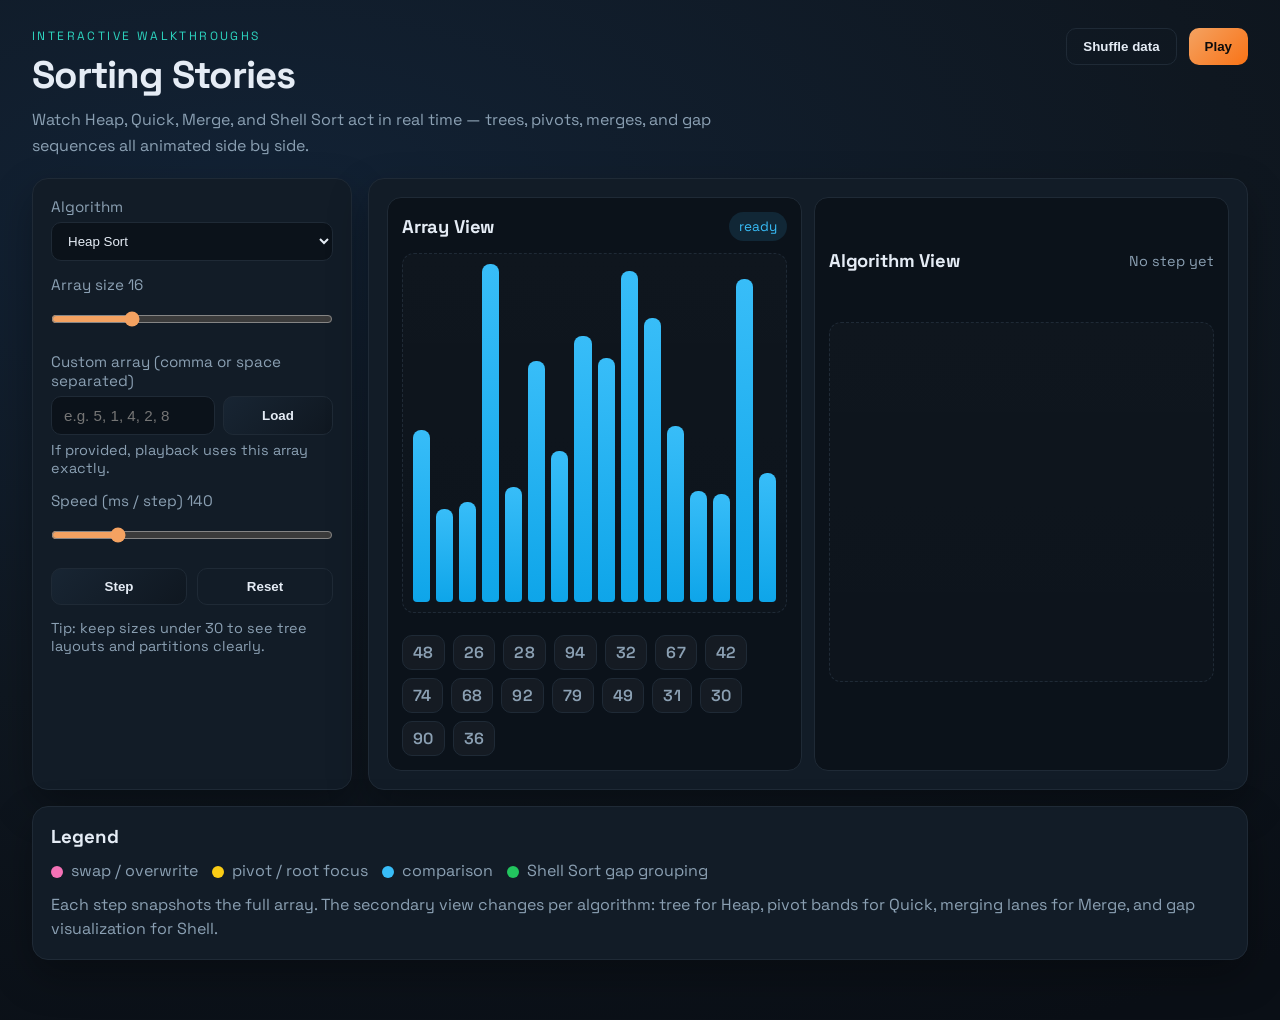
<file: index.html>
<!DOCTYPE html>
<html lang="en">
<head>
  <meta charset="UTF-8" />
  <meta name="viewport" content="width=device-width, initial-scale=1.0" />
  <title>Sorting Stories</title>
  <link rel="preconnect" href="https://fonts.googleapis.com" />
  <link rel="preconnect" href="https://fonts.gstatic.com" crossorigin />
  <link href="https://fonts.googleapis.com/css2?family=Space+Grotesk:wght@400;500;600;700&display=swap" rel="stylesheet" />
  <link rel="stylesheet" href="style.css" />
</head>
<body>
  <header class="hero">
    <div>
      <p class="eyebrow">Interactive walkthroughs</p>
      <h1>Sorting Stories</h1>
      <p class="lede">Watch Heap, Quick, Merge, and Shell Sort act in real time — trees, pivots, merges, and gap sequences all animated side by side.</p>
    </div>
    <div class="actions">
      <button id="generate" class="btn ghost">Shuffle data</button>
      <button id="play" class="btn primary">Play</button>
    </div>
  </header>

  <main class="layout">
    <section class="panel controls">
      <div class="control">
        <label for="algorithm">Algorithm</label>
        <select id="algorithm">
          <option value="heap">Heap Sort</option>
          <option value="quick">Quick Sort</option>
          <option value="merge">Merge Sort</option>
          <option value="shell">Shell Sort</option>
        </select>
      </div>
      <div class="control">
        <label for="size">Array size <span id="size-value">16</span></label>
        <input type="range" id="size" min="8" max="40" value="16" />
      </div>
      <div class="control">
        <label for="custom-array">Custom array (comma or space separated)</label>
        <div class="custom-row">
          <input id="custom-array" type="text" placeholder="e.g. 5, 1, 4, 2, 8" />
          <button id="load-array" class="btn">Load</button>
        </div>
        <p class="hint">If provided, playback uses this array exactly.</p>
      </div>
      <div class="control">
        <label for="speed">Speed (ms / step) <span id="speed-value">140</span></label>
        <input type="range" id="speed" min="30" max="600" value="140" />
      </div>
      <div class="control inline">
        <button id="step" class="btn">Step</button>
        <button id="reset" class="btn ghost">Reset</button>
      </div>
      <p class="hint">Tip: keep sizes under 30 to see tree layouts and partitions clearly.</p>
    </section>

    <section class="panel visuals">
      <div class="visual">
        <div class="visual-header">
          <h2>Array View</h2>
          <span id="status" class="status">ready</span>
        </div>
        <div id="bars" class="bars"></div>
        <div id="array-values" class="array-values"></div>
      </div>
      <div class="visual">
        <div class="visual-header">
          <h2 id="secondary-title">Algorithm View</h2>
          <span id="detail" class="detail">No step yet</span>
        </div>
        <svg id="overlay" class="overlay" viewBox="0 0 1100 500" preserveAspectRatio="xMidYMid meet"></svg>
      </div>
    </section>

    <section class="panel legend">
      <h3>Legend</h3>
      <ul>
        <li><span class="dot swap"></span>swap / overwrite</li>
        <li><span class="dot pivot"></span>pivot / root focus</li>
        <li><span class="dot compare"></span>comparison</li>
        <li><span class="dot run"></span>Shell Sort gap grouping</li>
      </ul>
      <p class="note">Each step snapshots the full array. The secondary view changes per algorithm: tree for Heap, pivot bands for Quick, merging lanes for Merge, and gap visualization for Shell.</p>
    </section>
  </main>

  <script src="app.js"></script>
</body>
</html>
</file>
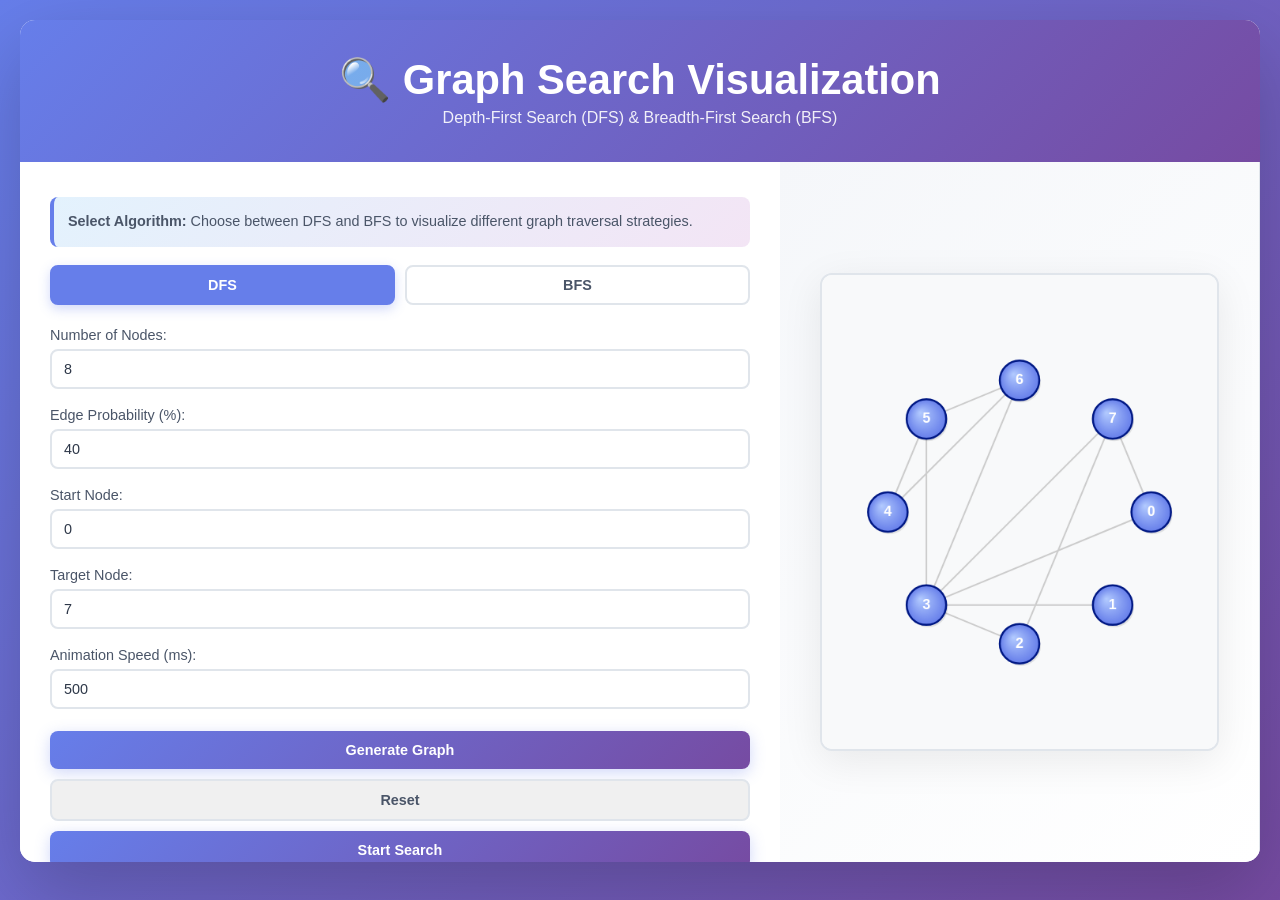
<file: Lab3/index.html>
<!DOCTYPE html>
<html lang="en">
<head>
    <meta charset="UTF-8">
    <meta name="viewport" content="width=device-width, initial-scale=1.0">
    <title>Lab 3 - Graph Search Visualization</title>
    <style>
        * {
            margin: 0;
            padding: 0;
            box-sizing: border-box;
        }

        body {
            font-family: 'Poppins', sans-serif;
            background: linear-gradient(135deg, #667eea 0%, #764ba2 100%);
            min-height: 100vh;
            padding: 20px;
        }

        .container {
            max-width: 1600px;
            margin: 0 auto;
            background: white;
            border-radius: 15px;
            box-shadow: 0 30px 80px rgba(0, 0, 0, 0.2);
            overflow: hidden;
        }

        header {
            background: linear-gradient(135deg, #667eea 0%, #764ba2 100%);
            color: white;
            padding: 35px;
            text-align: center;
        }

        header h1 {
            font-size: 2.6em;
            margin-bottom: 5px;
            font-weight: 700;
        }

        header p {
            font-size: 1em;
            opacity: 0.9;
        }

        .content {
            display: grid;
            grid-template-columns: 1fr 480px;
            gap: 0;
            padding: 0;
        }

        .visualization {
            background: linear-gradient(135deg, #f5f7fa 0%, #ffffff 100%);
            padding: 40px;
            display: flex;
            flex-direction: column;
            align-items: center;
            justify-content: center;
            min-height: 700px;
            border-right: 1px solid #e0e5eb;
        }

        canvas {
            max-width: 100%;
            border-radius: 12px;
            background: white;
            border: 2px solid #e0e5eb;
            box-shadow: 0 10px 40px rgba(0, 0, 0, 0.08);
        }

        .controls {
            background: #ffffff;
            padding: 35px 30px;
            overflow-y: auto;
            max-height: 700px;
        }

        .controls h2 {
            color: #2d3748;
            margin-bottom: 20px;
            font-size: 1.1em;
            font-weight: 600;
        }

        .control-group {
            margin-bottom: 18px;
        }

        .control-group label {
            display: block;
            margin-bottom: 6px;
            color: #4a5568;
            font-weight: 500;
            font-size: 0.9em;
        }

        .control-group input {
            width: 100%;
            padding: 10px 12px;
            border: 2px solid #e0e5eb;
            border-radius: 8px;
            font-size: 0.9em;
            transition: all 0.3s;
            color: #2d3748;
        }

        .control-group input:focus {
            outline: none;
            border-color: #667eea;
            box-shadow: 0 0 0 3px rgba(102, 126, 234, 0.1);
        }

        .algorithm-tabs {
            display: grid;
            grid-template-columns: 1fr 1fr;
            gap: 10px;
            margin-bottom: 22px;
        }

        .algorithm-tabs button {
            padding: 10px;
            border: 2px solid #e0e5eb;
            border-radius: 8px;
            background: white;
            color: #4a5568;
            cursor: pointer;
            transition: all 0.3s;
            font-weight: 600;
            font-size: 0.9em;
        }

        .algorithm-tabs button.active {
            background: #667eea;
            color: white;
            border-color: #667eea;
            box-shadow: 0 4px 12px rgba(102, 126, 234, 0.3);
        }

        .button-group {
            display: grid;
            grid-template-columns: 1fr;
            gap: 10px;
            margin-top: 22px;
        }

        button {
            padding: 11px;
            font-size: 0.9em;
            border: none;
            border-radius: 8px;
            cursor: pointer;
            transition: all 0.3s;
            font-weight: 600;
        }

        .btn-primary {
            background: linear-gradient(135deg, #667eea 0%, #764ba2 100%);
            color: white;
            box-shadow: 0 4px 15px rgba(102, 126, 234, 0.3);
        }

        .btn-primary:hover {
            transform: translateY(-2px);
            box-shadow: 0 8px 25px rgba(102, 126, 234, 0.4);
        }

        .btn-secondary {
            background: #f0f0f0;
            color: #4a5568;
            border: 2px solid #e0e5eb;
        }

        .btn-secondary:hover {
            background: #e8e8e8;
        }

        .metrics {
            display: grid;
            grid-template-columns: 1fr;
            gap: 12px;
            margin-top: 22px;
        }

        .metric-card {
            background: linear-gradient(135deg, #667eea 0%, #764ba2 100%);
            padding: 16px;
            border-radius: 10px;
            color: white;
        }

        .metric-card h3 {
            color: rgba(255,255,255,0.8);
            font-size: 0.75em;
            margin-bottom: 6px;
            text-transform: uppercase;
            font-weight: 600;
        }

        .metric-card p {
            color: white;
            font-size: 1.6em;
            font-weight: 700;
        }

        .info-box {
            background: linear-gradient(135deg, #e3f2fd 0%, #f3e5f5 100%);
            padding: 14px;
            border-radius: 8px;
            border-left: 4px solid #667eea;
            margin-bottom: 18px;
            color: #4a5568;
            font-size: 0.9em;
            line-height: 1.5;
        }

        @media (max-width: 1200px) {
            .content {
                grid-template-columns: 1fr;
            }

            .visualization {
                border-right: none;
                border-bottom: 1px solid #e0e5eb;
            }
        }
    </style>
</head>
<body>
    <div class="container">
        <header>
            <h1>🔍 Graph Search Visualization</h1>
            <p>Depth-First Search (DFS) & Breadth-First Search (BFS)</p>
        </header>

        <div class="content">
            <div class="controls">
                <div class="info-box">
                    <strong>Select Algorithm:</strong> Choose between DFS and BFS to visualize different graph traversal strategies.
                </div>

                <div class="algorithm-tabs">
                    <button class="active" onclick="setAlgorithm('dfs')">DFS</button>
                    <button onclick="setAlgorithm('bfs')">BFS</button>
                </div>

                <div class="control-group">
                    <label>Number of Nodes:</label>
                    <input type="number" id="numNodes" value="8" min="3" max="20">
                </div>

                <div class="control-group">
                    <label>Edge Probability (%):</label>
                    <input type="number" id="edgeProbability" value="40" min="10" max="100">
                </div>

                <div class="control-group">
                    <label>Start Node:</label>
                    <input type="number" id="startNode" value="0" min="0" max="19">
                </div>

                <div class="control-group">
                    <label>Target Node:</label>
                    <input type="number" id="targetNode" value="7" min="0" max="19">
                </div>

                <div class="control-group">
                    <label>Animation Speed (ms):</label>
                    <input type="number" id="animationSpeed" value="500" min="100" max="2000" step="100">
                </div>

                <div class="button-group">
                    <button class="btn-primary" onclick="generateGraph()">Generate Graph</button>
                    <button class="btn-secondary" onclick="resetVisualization()">Reset</button>
                    <button class="btn-primary" onclick="startSearch()" style="grid-column: 1 / -1;">Start Search</button>
                </div>

                <div class="metrics">
                    <div class="metric-card">
                        <h3>Time (ms)</h3>
                        <p id="metricTime">0</p>
                    </div>
                    <div class="metric-card">
                        <h3>Nodes Visited</h3>
                        <p id="metricVisited">0</p>
                    </div>
                    <div class="metric-card">
                        <h3>Path Length</h3>
                        <p id="metricPath">0</p>
                    </div>
                    <div class="metric-card">
                        <h3>Status</h3>
                        <p id="metricStatus">Ready</p>
                    </div>
                </div>
            </div>

            <div class="visualization">
                <canvas id="graphCanvas" width="500" height="600"></canvas>
            </div>
        </div>
    </div>

    <script src="graph-search.js"></script>
</body>
</html>
</file>
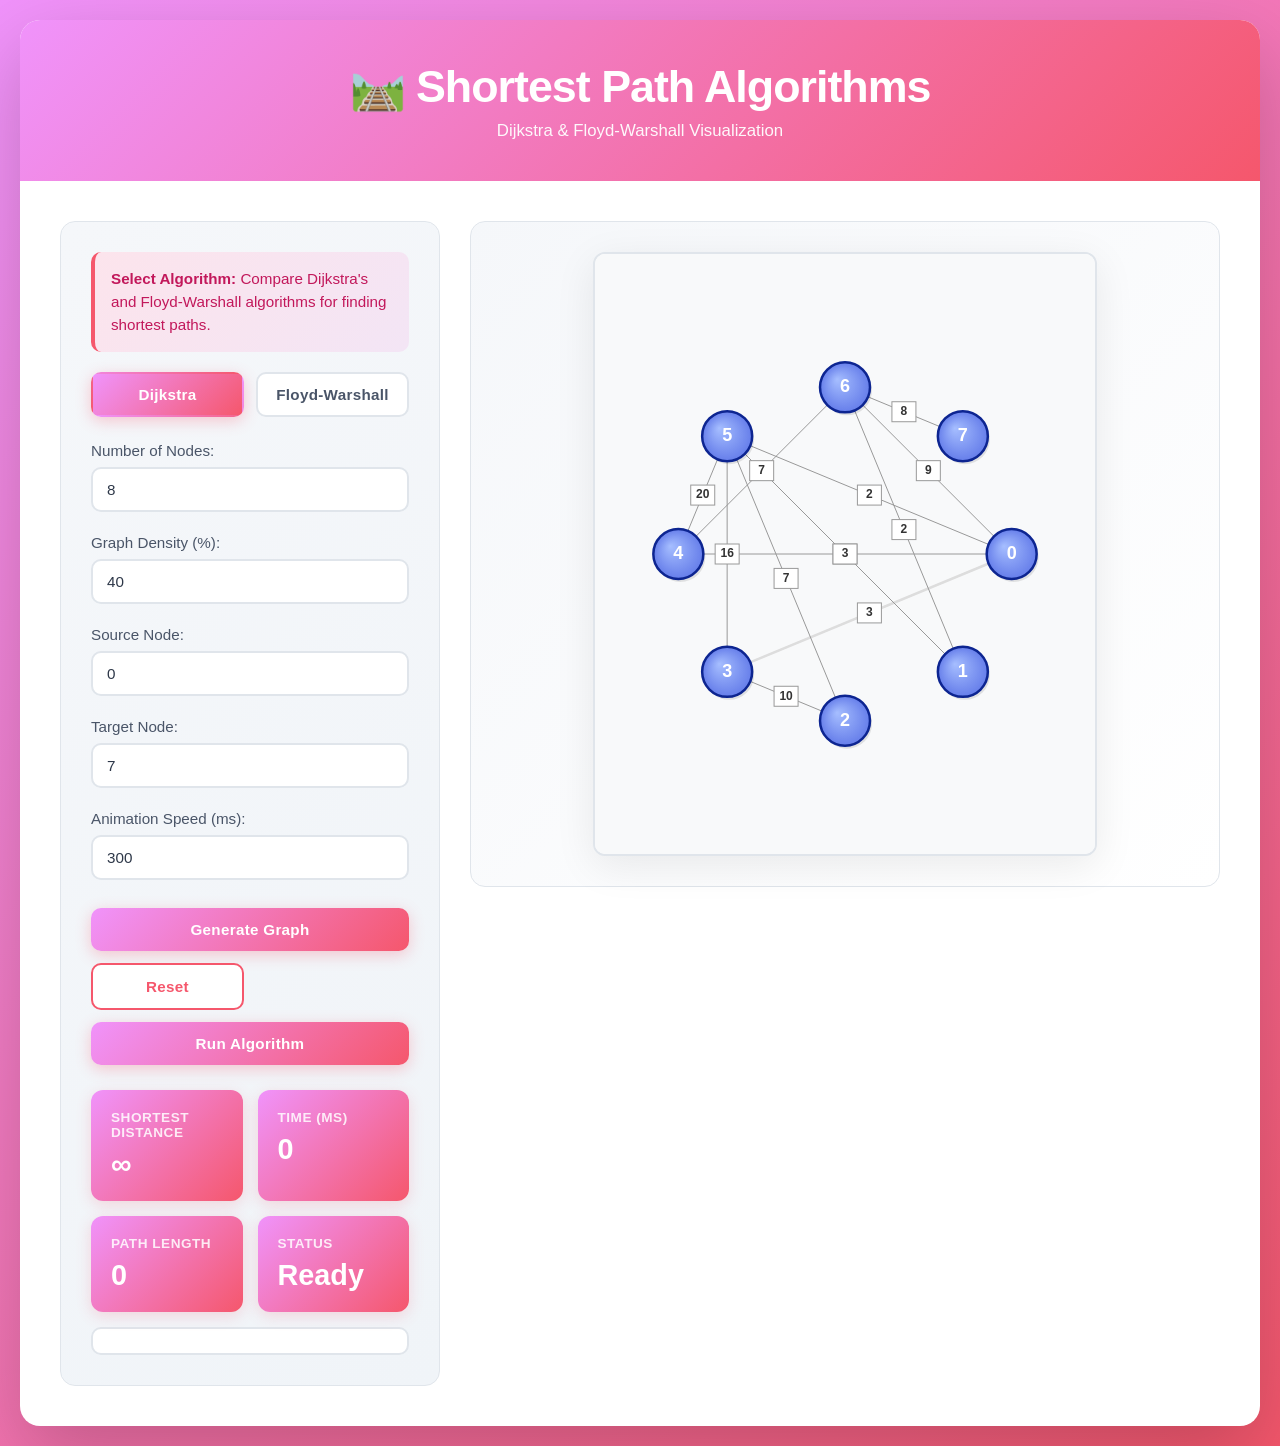
<file: Lab4/index.html>
<!DOCTYPE html>
<html lang="en">
<head>
    <meta charset="UTF-8">
    <meta name="viewport" content="width=device-width, initial-scale=1.0">
    <title>Lab 4 - Shortest Path Algorithms</title>
    <style>
        * {
            margin: 0;
            padding: 0;
            box-sizing: border-box;
        }

        body {
            font-family: 'Poppins', 'Segoe UI', sans-serif;
            background: linear-gradient(135deg, #f093fb 0%, #f5576c 100%);
            min-height: 100vh;
            padding: 20px;
        }

        .container {
            max-width: 1400px;
            margin: 0 auto;
            background: #ffffff;
            border-radius: 20px;
            box-shadow: 0 30px 80px rgba(0, 0, 0, 0.2);
            overflow: hidden;
        }

        header {
            background: linear-gradient(135deg, #f093fb 0%, #f5576c 100%);
            color: white;
            padding: 40px 30px;
            text-align: center;
        }

        header h1 {
            font-size: 2.8em;
            margin-bottom: 8px;
            font-weight: 800;
            letter-spacing: -1px;
        }

        header p {
            font-size: 1.05em;
            opacity: 0.95;
            font-weight: 300;
        }

        .content {
            display: grid;
            grid-template-columns: 380px 1fr;
            gap: 30px;
            padding: 40px;
            align-items: start;
        }

        .controls {
            background: linear-gradient(135deg, #f5f7fa 0%, #f0f4f8 100%);
            padding: 30px;
            border-radius: 15px;
            border: 1px solid #e0e5eb;
        }

        .controls h2 {
            color: #2d3748;
            margin-bottom: 25px;
            font-size: 1.2em;
            font-weight: 600;
        }

        .control-group {
            margin-bottom: 22px;
        }

        .control-group label {
            display: block;
            margin-bottom: 8px;
            color: #4a5568;
            font-weight: 500;
            font-size: 0.95em;
        }

        .control-group input,
        .control-group select {
            width: 100%;
            padding: 12px 14px;
            border: 2px solid #e0e5eb;
            border-radius: 10px;
            font-size: 0.95em;
            transition: all 0.3s cubic-bezier(0.4, 0, 0.2, 1);
            background: white;
            color: #2d3748;
        }

        .control-group input:focus,
        .control-group select:focus {
            outline: none;
            border-color: #f5576c;
            box-shadow: 0 0 0 3px rgba(245, 87, 108, 0.1);
            background: #fafbfc;
        }

        .button-group {
            display: grid;
            grid-template-columns: 1fr 1fr;
            gap: 12px;
            margin-top: 28px;
        }

        button {
            padding: 13px 20px;
            font-size: 0.95em;
            border: none;
            border-radius: 10px;
            cursor: pointer;
            transition: all 0.3s cubic-bezier(0.4, 0, 0.2, 1);
            font-weight: 600;
            letter-spacing: 0.3px;
        }

        .btn-primary {
            background: linear-gradient(135deg, #f093fb 0%, #f5576c 100%);
            color: white;
            grid-column: 1 / -1;
            box-shadow: 0 4px 15px rgba(245, 87, 108, 0.3);
        }

        .btn-primary:hover {
            transform: translateY(-2px);
            box-shadow: 0 8px 25px rgba(245, 87, 108, 0.4);
        }

        .btn-primary:active {
            transform: translateY(0);
        }

        .btn-secondary {
            background: white;
            color: #f5576c;
            border: 2px solid #f5576c;
        }

        .btn-secondary:hover {
            background: #fef5f7;
            transform: translateY(-1px);
        }

        .visualization {
            background: linear-gradient(135deg, #f5f7fa 0%, #ffffff 100%);
            padding: 30px;
            border-radius: 15px;
            display: flex;
            flex-direction: column;
            align-items: center;
            justify-content: center;
            min-height: 600px;
            border: 1px solid #e0e5eb;
        }

        canvas {
            max-width: 100%;
            border-radius: 12px;
            background: white;
            border: 2px solid #e0e5eb;
            box-shadow: 0 10px 40px rgba(0, 0, 0, 0.08);
        }

        .metrics {
            display: grid;
            grid-template-columns: repeat(2, 1fr);
            gap: 15px;
            margin-top: 25px;
            width: 100%;
        }

        .metric-card {
            background: linear-gradient(135deg, #f093fb 0%, #f5576c 100%);
            padding: 20px;
            border-radius: 12px;
            box-shadow: 0 4px 15px rgba(245, 87, 108, 0.2);
            color: white;
        }

        .metric-card h3 {
            color: rgba(255,255,255,0.85);
            font-size: 0.85em;
            margin-bottom: 8px;
            text-transform: uppercase;
            letter-spacing: 0.5px;
            font-weight: 600;
        }

        .metric-card p {
            color: white;
            font-size: 1.8em;
            font-weight: 700;
        }

        .algorithm-tabs {
            display: grid;
            grid-template-columns: 1fr 1fr;
            gap: 12px;
            margin-bottom: 25px;
        }

        .algorithm-tabs button {
            padding: 12px;
            border: 2px solid #e0e5eb;
            border-radius: 10px;
            background: white;
            color: #4a5568;
            cursor: pointer;
            transition: all 0.3s;
            font-weight: 600;
        }

        .algorithm-tabs button.active {
            background: linear-gradient(135deg, #f093fb 0%, #f5576c 100%);
            color: white;
            border-color: transparent;
            box-shadow: 0 4px 15px rgba(245, 87, 108, 0.3);
        }

        .info-box {
            background: linear-gradient(135deg, #fce4ec 0%, #f3e5f5 100%);
            padding: 16px;
            border-radius: 10px;
            border-left: 4px solid #f5576c;
            margin-bottom: 20px;
            color: #c2185b;
            font-size: 0.95em;
            line-height: 1.5;
        }

        .log-area {
            background: white;
            border: 2px solid #e0e5eb;
            border-radius: 10px;
            padding: 12px;
            max-height: 150px;
            overflow-y: auto;
            font-size: 0.9em;
            margin-top: 15px;
            color: #2d3748;
        }

        .log-entry {
            padding: 6px 0;
            border-bottom: 1px solid #f0f0f0;
        }

        @media (max-width: 1024px) {
            .content {
                grid-template-columns: 1fr;
            }
            
            header h1 {
                font-size: 2em;
            }
        }
    </style>
</head>
<body>
    <div class="container">
        <header>
            <h1>🛤️ Shortest Path Algorithms</h1>
            <p>Dijkstra & Floyd-Warshall Visualization</p>
        </header>

        <div class="content">
            <div class="controls">
                <div class="info-box">
                    <strong>Select Algorithm:</strong> Compare Dijkstra's and Floyd-Warshall algorithms for finding shortest paths.
                </div>

                <div class="algorithm-tabs">
                    <button class="active" onclick="setAlgorithm('dijkstra')">Dijkstra</button>
                    <button onclick="setAlgorithm('floyd')">Floyd-Warshall</button>
                </div>

                <div class="control-group">
                    <label>Number of Nodes:</label>
                    <input type="number" id="numNodes" value="8" min="3" max="20">
                </div>

                <div class="control-group">
                    <label>Graph Density (%):</label>
                    <input type="number" id="density" value="40" min="10" max="100">
                </div>

                <div class="control-group">
                    <label>Source Node:</label>
                    <input type="number" id="sourceNode" value="0" min="0" max="19">
                </div>

                <div class="control-group">
                    <label>Target Node:</label>
                    <input type="number" id="targetNode" value="7" min="0" max="19">
                </div>

                <div class="control-group">
                    <label>Animation Speed (ms):</label>
                    <input type="number" id="animationSpeed" value="300" min="100" max="2000" step="100">
                </div>

                <div class="button-group">
                    <button class="btn-primary" onclick="generateGraph()">Generate Graph</button>
                    <button class="btn-secondary" onclick="resetVisualization()">Reset</button>
                    <button class="btn-primary" onclick="startAlgorithm()" style="grid-column: 1 / -1;">Run Algorithm</button>
                </div>

                <div class="metrics">
                    <div class="metric-card">
                        <h3>Shortest Distance</h3>
                        <p id="metricDistance">∞</p>
                    </div>
                    <div class="metric-card">
                        <h3>Time (ms)</h3>
                        <p id="metricTime">0</p>
                    </div>
                    <div class="metric-card">
                        <h3>Path Length</h3>
                        <p id="metricPath">0</p>
                    </div>
                    <div class="metric-card">
                        <h3>Status</h3>
                        <p id="metricStatus">Ready</p>
                    </div>
                </div>

                <div class="log-area" id="logArea"></div>
            </div>

            <div class="visualization">
                <canvas id="graphCanvas" width="500" height="600"></canvas>
            </div>
        </div>
    </div>

    <script src="shortest-path.js"></script>
</body>
</html>
</file>
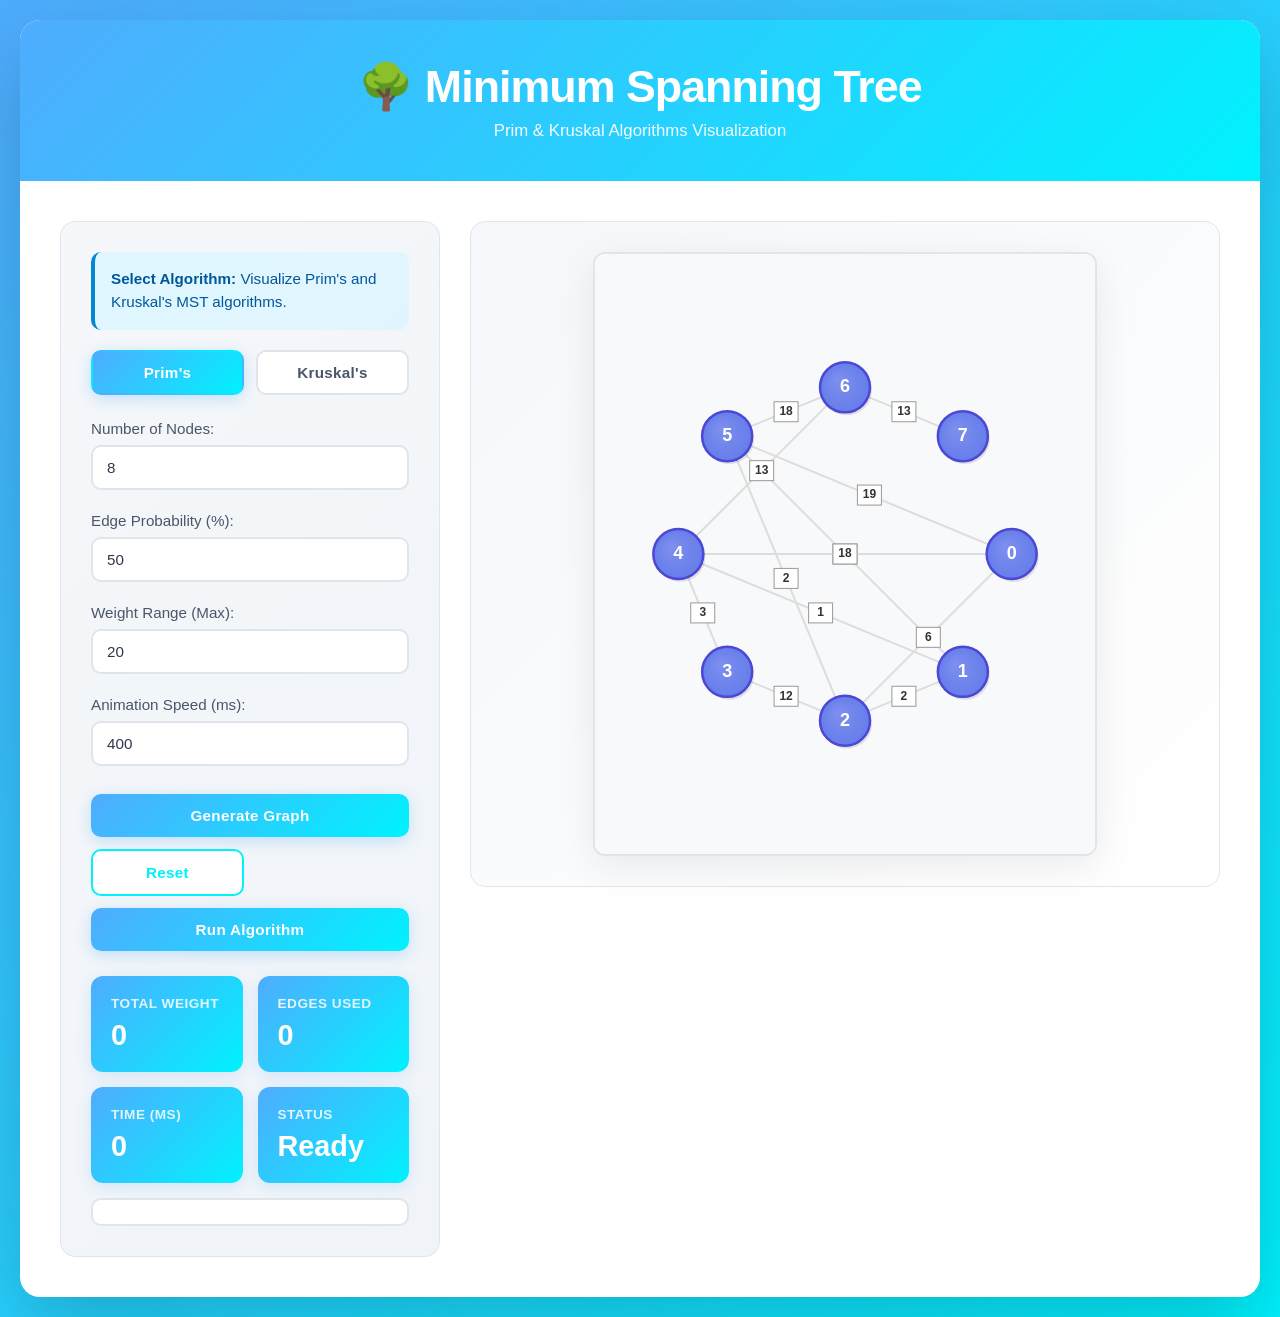
<file: Lab5/index.html>
<!DOCTYPE html>
<html lang="en">
<head>
    <meta charset="UTF-8">
    <meta name="viewport" content="width=device-width, initial-scale=1.0">
    <title>Lab 5 - Minimum Spanning Tree</title>
    <style>
        * {
            margin: 0;
            padding: 0;
            box-sizing: border-box;
        }

        body {
            font-family: 'Poppins', 'Segoe UI', sans-serif;
            background: linear-gradient(135deg, #4facfe 0%, #00f2fe 100%);
            min-height: 100vh;
            padding: 20px;
        }

        .container {
            max-width: 1400px;
            margin: 0 auto;
            background: #ffffff;
            border-radius: 20px;
            box-shadow: 0 30px 80px rgba(0, 0, 0, 0.2);
            overflow: hidden;
        }

        header {
            background: linear-gradient(135deg, #4facfe 0%, #00f2fe 100%);
            color: white;
            padding: 40px 30px;
            text-align: center;
        }

        header h1 {
            font-size: 2.8em;
            margin-bottom: 8px;
            font-weight: 800;
            letter-spacing: -1px;
        }

        header p {
            font-size: 1.05em;
            opacity: 0.95;
            font-weight: 300;
        }

        .content {
            display: grid;
            grid-template-columns: 380px 1fr;
            gap: 30px;
            padding: 40px;
            align-items: start;
        }

        .controls {
            background: linear-gradient(135deg, #f5f7fa 0%, #f0f4f8 100%);
            padding: 30px;
            border-radius: 15px;
            border: 1px solid #e0e5eb;
        }

        .controls h2 {
            color: #2d3748;
            margin-bottom: 25px;
            font-size: 1.2em;
            font-weight: 600;
        }

        .control-group {
            margin-bottom: 22px;
        }

        .control-group label {
            display: block;
            margin-bottom: 8px;
            color: #4a5568;
            font-weight: 500;
            font-size: 0.95em;
        }

        .control-group input,
        .control-group select {
            width: 100%;
            padding: 12px 14px;
            border: 2px solid #e0e5eb;
            border-radius: 10px;
            font-size: 0.95em;
            transition: all 0.3s cubic-bezier(0.4, 0, 0.2, 1);
            background: white;
            color: #2d3748;
        }

        .control-group input:focus,
        .control-group select:focus {
            outline: none;
            border-color: #00f2fe;
            box-shadow: 0 0 0 3px rgba(0, 242, 254, 0.1);
            background: #fafbfc;
        }

        .button-group {
            display: grid;
            grid-template-columns: 1fr 1fr;
            gap: 12px;
            margin-top: 28px;
        }

        button {
            padding: 13px 20px;
            font-size: 0.95em;
            border: none;
            border-radius: 10px;
            cursor: pointer;
            transition: all 0.3s cubic-bezier(0.4, 0, 0.2, 1);
            font-weight: 600;
            letter-spacing: 0.3px;
        }

        .btn-primary {
            background: linear-gradient(135deg, #4facfe 0%, #00f2fe 100%);
            color: white;
            grid-column: 1 / -1;
            box-shadow: 0 4px 15px rgba(79, 172, 254, 0.3);
        }

        .btn-primary:hover {
            transform: translateY(-2px);
            box-shadow: 0 8px 25px rgba(79, 172, 254, 0.4);
        }

        .btn-primary:active {
            transform: translateY(0);
        }

        .btn-secondary {
            background: white;
            color: #00f2fe;
            border: 2px solid #00f2fe;
        }

        .btn-secondary:hover {
            background: #f0fffe;
            transform: translateY(-1px);
        }

        .visualization {
            background: linear-gradient(135deg, #f5f7fa 0%, #ffffff 100%);
            padding: 30px;
            border-radius: 15px;
            display: flex;
            flex-direction: column;
            align-items: center;
            justify-content: center;
            min-height: 600px;
            border: 1px solid #e0e5eb;
        }

        canvas {
            max-width: 100%;
            border-radius: 12px;
            background: white;
            border: 2px solid #e0e5eb;
            box-shadow: 0 10px 40px rgba(0, 0, 0, 0.08);
        }

        .metrics {
            display: grid;
            grid-template-columns: repeat(2, 1fr);
            gap: 15px;
            margin-top: 25px;
            width: 100%;
        }

        .metric-card {
            background: linear-gradient(135deg, #4facfe 0%, #00f2fe 100%);
            padding: 20px;
            border-radius: 12px;
            box-shadow: 0 4px 15px rgba(79, 172, 254, 0.2);
            color: white;
        }

        .metric-card h3 {
            color: rgba(255,255,255,0.85);
            font-size: 0.85em;
            margin-bottom: 8px;
            text-transform: uppercase;
            letter-spacing: 0.5px;
            font-weight: 600;
        }

        .metric-card p {
            color: white;
            font-size: 1.8em;
            font-weight: 700;
        }

        .algorithm-tabs {
            display: grid;
            grid-template-columns: 1fr 1fr;
            gap: 12px;
            margin-bottom: 25px;
        }

        .algorithm-tabs button {
            padding: 12px;
            border: 2px solid #e0e5eb;
            border-radius: 10px;
            background: white;
            color: #4a5568;
            cursor: pointer;
            transition: all 0.3s;
            font-weight: 600;
        }

        .algorithm-tabs button.active {
            background: linear-gradient(135deg, #4facfe 0%, #00f2fe 100%);
            color: white;
            border-color: transparent;
            box-shadow: 0 4px 15px rgba(79, 172, 254, 0.3);
        }

        .info-box {
            background: linear-gradient(135deg, #e0f7ff 0%, #e1f5fe 100%);
            padding: 16px;
            border-radius: 10px;
            border-left: 4px solid #0288d1;
            margin-bottom: 20px;
            color: #01579b;
            font-size: 0.95em;
            line-height: 1.5;
        }

        .log-area {
            background: white;
            border: 2px solid #e0e5eb;
            border-radius: 10px;
            padding: 12px;
            max-height: 150px;
            overflow-y: auto;
            font-size: 0.9em;
            margin-top: 15px;
            color: #2d3748;
        }

        .log-entry {
            padding: 6px 0;
            border-bottom: 1px solid #f0f0f0;
        }

        @media (max-width: 1024px) {
            .content {
                grid-template-columns: 1fr;
            }
            
            header h1 {
                font-size: 2em;
            }
        }
    </style>
</head>
<body>
    <div class="container">
        <header>
            <h1>🌳 Minimum Spanning Tree</h1>
            <p>Prim & Kruskal Algorithms Visualization</p>
        </header>

        <div class="content">
            <div class="controls">
                <div class="info-box">
                    <strong>Select Algorithm:</strong> Visualize Prim's and Kruskal's MST algorithms.
                </div>

                <div class="algorithm-tabs">
                    <button class="active" onclick="setAlgorithm('prim')">Prim's</button>
                    <button onclick="setAlgorithm('kruskal')">Kruskal's</button>
                </div>

                <div class="control-group">
                    <label>Number of Nodes:</label>
                    <input type="number" id="numNodes" value="8" min="3" max="20">
                </div>

                <div class="control-group">
                    <label>Edge Probability (%):</label>
                    <input type="number" id="edgeProbability" value="50" min="10" max="100">
                </div>

                <div class="control-group">
                    <label>Weight Range (Max):</label>
                    <input type="number" id="maxWeight" value="20" min="5" max="100">
                </div>

                <div class="control-group">
                    <label>Animation Speed (ms):</label>
                    <input type="number" id="animationSpeed" value="400" min="100" max="2000" step="100">
                </div>

                <div class="button-group">
                    <button class="btn-primary" onclick="generateGraph()">Generate Graph</button>
                    <button class="btn-secondary" onclick="resetVisualization()">Reset</button>
                    <button class="btn-primary" onclick="startAlgorithm()" style="grid-column: 1 / -1;">Run Algorithm</button>
                </div>

                <div class="metrics">
                    <div class="metric-card">
                        <h3>Total Weight</h3>
                        <p id="metricWeight">0</p>
                    </div>
                    <div class="metric-card">
                        <h3>Edges Used</h3>
                        <p id="metricEdges">0</p>
                    </div>
                    <div class="metric-card">
                        <h3>Time (ms)</h3>
                        <p id="metricTime">0</p>
                    </div>
                    <div class="metric-card">
                        <h3>Status</h3>
                        <p id="metricStatus">Ready</p>
                    </div>
                </div>

                <div class="log-area" id="logArea"></div>
            </div>

            <div class="visualization">
                <canvas id="graphCanvas" width="500" height="600"></canvas>
            </div>
        </div>
    </div>

    <script src="mst.js"></script>
</body>
</html>
</file>
<file: style.css>
* {
  box-sizing: border-box;
  margin: 0;
  padding: 0;
}

:root {
  --bg: #0f1720;
  --panel: #121c27;
  --panel-2: #0b121a;
  --accent: #f4a261;
  --accent-2: #2dd4bf;
  --text: #e5ecf5;
  --muted: #8ba0b3;
  --border: #1f2a36;
  --swap: #f472b6;
  --pivot: #facc15;
  --compare: #38bdf8;
  --run: #22c55e;
  font-family: 'Space Grotesk', 'Segoe UI', system-ui, -apple-system, sans-serif;
  background: radial-gradient(140% 90% at 20% 20%, #122235 0, #0f1720 55%, #0a0f16 100%);
  color: var(--text);
  min-height: 100vh;
}

body {
  padding: 28px 32px 60px;
}

.hero {
  display: flex;
  justify-content: space-between;
  align-items: flex-start;
  gap: 24px;
  margin-bottom: 20px;
}

.hero h1 {
  font-size: 2.4rem;
  letter-spacing: -0.03em;
}

.eyebrow {
  text-transform: uppercase;
  letter-spacing: 0.2em;
  font-size: 0.75rem;
  color: var(--accent-2);
  margin-bottom: 6px;
}

.lede {
  color: var(--muted);
  max-width: 760px;
  margin-top: 8px;
  line-height: 1.6;
}

.actions {
  display: flex;
  gap: 12px;
}

.btn {
  padding: 10px 16px;
  border-radius: 10px;
  border: 1px solid var(--border);
  background: linear-gradient(135deg, #182533, #0f1720);
  color: var(--text);
  cursor: pointer;
  transition: transform 120ms ease, box-shadow 150ms ease, border-color 120ms;
  font-weight: 600;
}

.btn:hover {
  transform: translateY(-1px);
  border-color: var(--accent);
  box-shadow: 0 12px 30px rgba(0, 0, 0, 0.25);
}

.btn:active {
  transform: translateY(0);
}

.btn.primary {
  background: linear-gradient(135deg, var(--accent), #f97316);
  color: #0c0c0c;
  border: none;
}

.btn.ghost {
  background: transparent;
  border-color: var(--border);
}

.layout {
  display: grid;
  grid-template-columns: 320px 1fr;
  grid-template-rows: auto auto;
  gap: 16px;
}

.panel {
  background: var(--panel);
  border: 1px solid var(--border);
  border-radius: 16px;
  padding: 18px;
  box-shadow: 0 16px 40px rgba(0, 0, 0, 0.3);
}

.controls {
  display: grid;
  gap: 14px;
  align-content: start;
}

.control {
  display: grid;
  gap: 6px;
}

.custom-row {
  display: grid;
  grid-template-columns: 1fr 110px;
  gap: 8px;
}

#custom-array {
  width: 100%;
  background: var(--panel-2);
  border: 1px solid var(--border);
  border-radius: 10px;
  color: var(--text);
  padding: 10px 12px;
  font-size: 0.95rem;
}

.control.inline {
  grid-template-columns: repeat(2, minmax(0, 1fr));
  gap: 10px;
}

label {
  font-size: 0.95rem;
  color: var(--muted);
}

select,
input[type="range"] {
  width: 100%;
  background: var(--panel-2);
  border: 1px solid var(--border);
  border-radius: 10px;
  color: var(--text);
  padding: 10px 12px;
  accent-color: var(--accent);
}

.hint {
  color: var(--muted);
  font-size: 0.9rem;
}

.visuals {
  grid-column: 2 / span 1;
  display: grid;
  grid-template-columns: repeat(2, minmax(0, 1fr));
  gap: 12px;
}

.visual {
  background: var(--panel-2);
  border: 1px solid var(--border);
  border-radius: 14px;
  padding: 14px;
  display: grid;
  gap: 12px;
  min-height: 320px;
}

.visual-header {
  display: flex;
  justify-content: space-between;
  align-items: center;
  gap: 10px;
}

h2 {
  font-size: 1.15rem;
  letter-spacing: -0.01em;
}

.status {
  padding: 6px 10px;
  border-radius: 999px;
  font-size: 0.85rem;
  background: rgba(56, 189, 248, 0.12);
  color: var(--compare);
}

.detail {
  color: var(--muted);
  font-size: 0.9rem;
}

.bars {
  display: flex;
  align-items: flex-end;
  gap: 6px;
  height: 360px;
  padding: 10px;
  border: 1px dashed var(--border);
  border-radius: 12px;
  background: linear-gradient(180deg, rgba(255, 255, 255, 0.02), rgba(255, 255, 255, 0.01));
  overflow: hidden;
}

.array-values {
  display: flex;
  flex-wrap: wrap;
  gap: 8px;
  margin-top: 10px;
  color: var(--muted);
  font-weight: 600;
  letter-spacing: 0.02em;
}

.array-values .val {
  padding: 6px 10px;
  border-radius: 10px;
  background: rgba(255, 255, 255, 0.04);
  border: 1px solid var(--border);
}

.array-values .swap { color: var(--swap); border-color: rgba(244,114,182,0.6); }
.array-values .pivot { color: var(--pivot); border-color: rgba(250,204,21,0.6); }
.array-values .compare { color: var(--compare); border-color: rgba(56,189,248,0.6); }
.array-values .run { color: var(--run); border-color: rgba(34,197,94,0.6); }

.bar {
  flex: 1;
  min-width: 8px;
  border-radius: 8px 8px 4px 4px;
  background: linear-gradient(180deg, #38bdf8, #0ea5e9);
  transition: height 140ms ease, transform 140ms ease, background 140ms ease;
}

.bar.swap { background: linear-gradient(180deg, var(--swap), #ec4899); }
.bar.pivot { background: linear-gradient(180deg, var(--pivot), #f59e0b); }
.bar.compare { background: linear-gradient(180deg, var(--compare), #0284c7); }
.bar.run { background: linear-gradient(180deg, var(--run), #16a34a); }

.overlay {
  width: 100%;
  height: 360px;
  border: 1px dashed var(--border);
  border-radius: 12px;
  background: linear-gradient(180deg, rgba(255, 255, 255, 0.02), rgba(255, 255, 255, 0.01));
}

.legend {
  grid-column: 1 / span 2;
  display: grid;
  gap: 12px;
}

.legend ul {
  display: flex;
  gap: 14px;
  list-style: none;
  color: var(--muted);
}

.dot {
  display: inline-block;
  width: 12px;
  height: 12px;
  border-radius: 50%;
  margin-right: 8px;
  vertical-align: middle;
}

.dot.swap { background: var(--swap); }
.dot.pivot { background: var(--pivot); }
.dot.compare { background: var(--compare); }
.dot.run { background: var(--run); }

.note {
  color: var(--muted);
  line-height: 1.5;
}

@media (max-width: 1080px) {
  .layout {
    grid-template-columns: 1fr;
  }
  .visuals {
    grid-template-columns: 1fr;
  }
}
</file>
